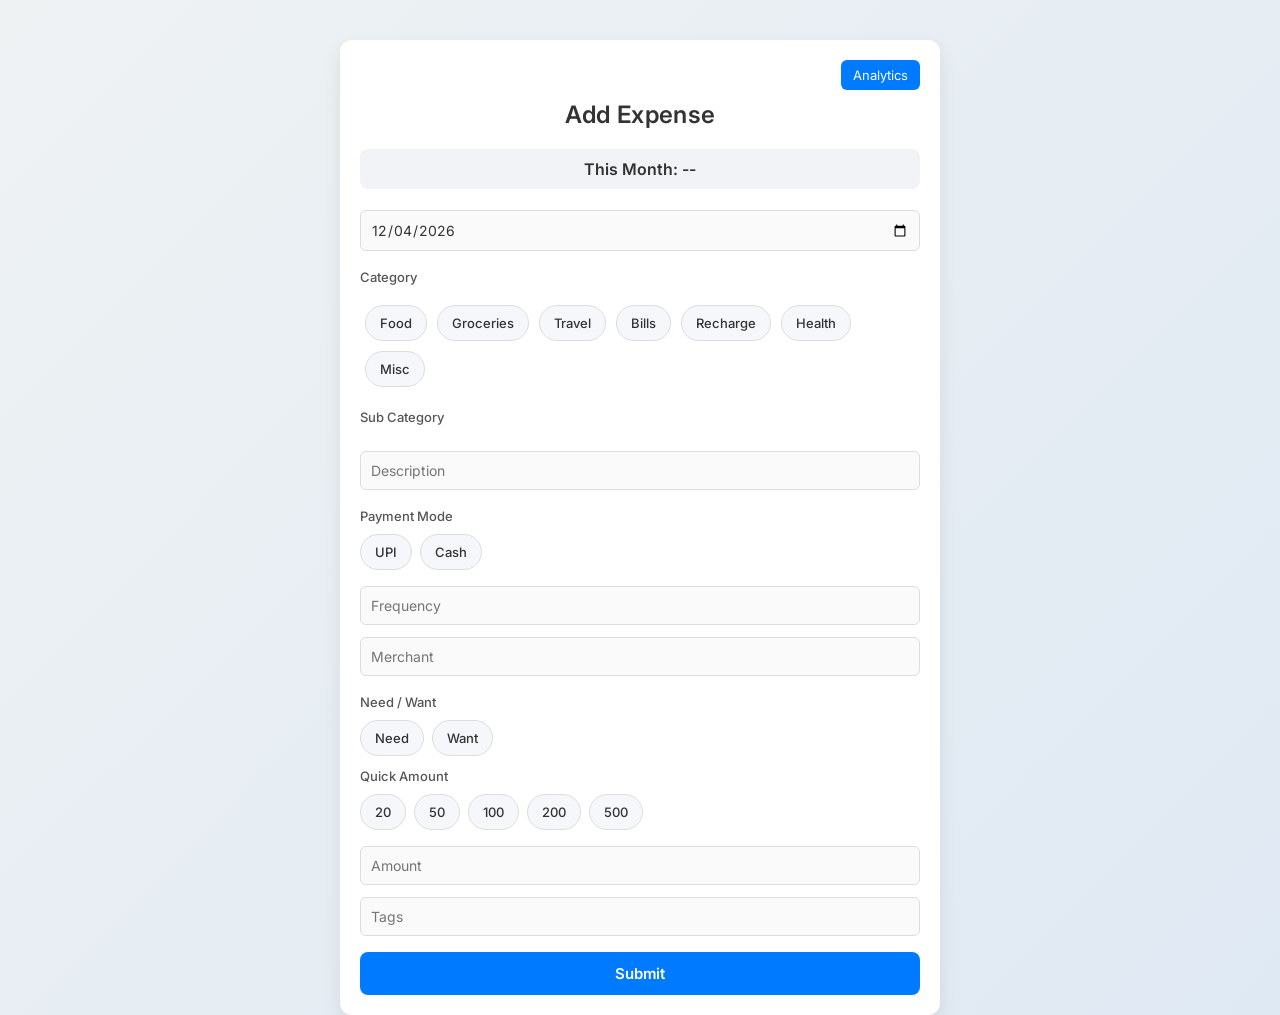
<file: index.html>
<!DOCTYPE html>
<html>

<head>
<meta name="viewport" content="width=device-width, initial-scale=1.0">
<title>Finance Tracker</title>

<link rel="stylesheet" href="style.css">
<link href="https://fonts.googleapis.com/css2?family=Inter:wght@400;500;600&display=swap" rel="stylesheet">

</head>

<body>

<div class="container">

<div class="top-nav">
<a href="analytics.html" class="nav-btn">Analytics</a>
</div>

<h2>Add Expense</h2>

<!-- MONTHLY TOTAL -->
<div id="monthlyTotal" class="monthly-box">This Month: Loading...</div>

<form id="expenseForm">

<input type="date" id="date" required>

<!-- CATEGORY -->
<label>Category</label>
<div class="button-group category-scroll">
<button type="button" class="category-btn toggle-btn" data-value="Food">Food</button>
<button type="button" class="category-btn toggle-btn" data-value="Groceries">Groceries</button>
<button type="button" class="category-btn toggle-btn" data-value="Travel">Travel</button>
<button type="button" class="category-btn toggle-btn" data-value="Bills">Bills</button>
<button type="button" class="category-btn toggle-btn" data-value="Recharge">Recharge</button>
<button type="button" class="category-btn toggle-btn" data-value="Health">Health</button>
<button type="button" class="category-btn toggle-btn" data-value="Misc">Misc</button>
</div>

<!-- SUBCATEGORY -->
<label>Sub Category</label>
<div id="subcategoryContainer" class="button-group"></div>
<input type="text" id="subcategoryInput" placeholder="Enter Sub Category" style="display:none;">

<input type="text" id="description" placeholder="Description">

<!-- PAYMENT -->
<label>Payment Mode</label>
<div class="button-group">
<button type="button" class="payment-btn toggle-btn" data-value="UPI">UPI</button>
<button type="button" class="payment-btn toggle-btn" data-value="Cash">Cash</button>
</div>

<input type="text" id="frequency" placeholder="Frequency">
<input type="text" id="merchant" placeholder="Merchant">

<!-- NEED/WANT -->
<label>Need / Want</label>
<div class="button-group">
<button type="button" class="need-btn toggle-btn" data-value="Need">Need</button>
<button type="button" class="need-btn toggle-btn" data-value="Want">Want</button>
</div>

<!-- QUICK AMOUNT -->
<label>Quick Amount</label>
<div class="button-group">
<button type="button" class="amount-btn toggle-btn">20</button>
<button type="button" class="amount-btn toggle-btn">50</button>
<button type="button" class="amount-btn toggle-btn">100</button>
<button type="button" class="amount-btn toggle-btn">200</button>
<button type="button" class="amount-btn toggle-btn">500</button>
</div>

<input type="number" id="amount" placeholder="Amount" required>

<input type="text" id="tags" placeholder="Tags">

<button type="submit" class="submit-btn">Submit</button>

</form>

</div>

<script src="script.js"></script>

</body>
</html>
</file>
<file: style.css>
/* RESET + FONT */

*{
box-sizing:border-box;
margin:0;
padding:0;
font-family: 'Inter', sans-serif;
}


/* BACKGROUND (SOFT GREY/BLUE) */

body{

background: linear-gradient(135deg, #eef2f3, #dfe9f3);
min-height:100vh;

}


/* CONTAINER (CLEAN CARD) */

.container{

max-width:500px;
margin:auto;
margin-top:40px;
padding:20px;

background:white;

border-radius:12px;

box-shadow: 0 8px 20px rgba(0,0,0,0.08);

color:#333;

}


/* HEADING */

h2{

text-align:center;
margin-bottom:20px;

font-weight:600;
letter-spacing:0.3px;

color:#333;

}


/* LABEL */

label{

display:block;
margin-top:12px;
margin-bottom:5px;

font-size:13px;
font-weight:500;

color:#555;

}


/* INPUTS */

input{

width:100%;
padding:10px;
margin:6px 0;

border:1px solid #ddd;
border-radius:6px;

background:#fafafa;

color:#333;
font-size:14px;

outline:none;

}


/* INPUT FOCUS */

input:focus{

border-color:#007BFF;
box-shadow: 0 0 0 2px rgba(0,123,255,0.2);

}


/* BUTTON GROUP */

.button-group{

display:flex;
flex-wrap:wrap;
gap:8px;
margin:10px 0;

}


/* CATEGORY SCROLL (MOBILE FRIENDLY) */

.category-scroll{

display:flex;
gap:10px;

overflow-x:auto;
padding:10px 5px;

scroll-behavior:smooth;

}

.category-scroll::-webkit-scrollbar{
display:none;
}


/* PREMIUM BUTTONS */

.toggle-btn{

flex:0 0 auto;

padding:9px 14px;

border:1px solid #ddd;
border-radius:20px;

background:#f5f7fa;
color:#333;

font-size:13px;
font-weight:500;

cursor:pointer;

transition: all 0.2s ease;

}


/* ACTIVE BUTTON */

.toggle-btn.active{

background:#007BFF;
color:white;

border-color:#007BFF;

box-shadow: 0 3px 10px rgba(0,123,255,0.25);

transform: scale(1.05);

}


/* CLICK EFFECT */

.toggle-btn:active{

transform: scale(0.95);

}


/* SUBMIT BUTTON */

.submit-btn{

width:100%;
padding:12px;
margin-top:10px;

border:none;
border-radius:8px;

background:#007BFF;
color:white;

font-size:15px;
font-weight:600;

cursor:pointer;

transition:0.2s;

}

.submit-btn:hover{

background:#0056b3;

}

.submit-btn:active{

transform: scale(0.98);

}


/* NAVIGATION */

.top-nav{

display:flex;
justify-content:flex-end;
margin-bottom:10px;

}

.nav-btn{

text-decoration:none;

background:#007BFF;
color:white;

padding:7px 12px;

border-radius:6px;

font-size:13px;

transition:0.2s;

}

.nav-btn:hover{

background:#0056b3;

}


/* CHART WRAPPER */

.chart-wrapper{

width:100%;
max-width:1000px;
margin:auto;
padding:10px;

}


/* CHART CONTAINER */

.chart-container{

position:relative;
width:100%;
height:500px;
margin:auto;

}


/* DESKTOP */

@media (min-width:900px){

.container{
max-width:600px;
}

.chart-container{
max-width:900px;
height:450px;
}

}


/* TABLET */

@media (max-width:900px){

.chart-container{
height:550px;
}

}


/* MOBILE */

@media (max-width:600px){

.container{
margin:15px;
padding:15px;
}

.chart-container{
height:700px;
padding:10px;
}

}

.subtitle{
text-align:center;
font-size:13px;
color:#777;
margin-top:-10px;
margin-bottom:15px;
}
.subcategory-btn{
margin-top:5px;
}

.monthly-box{

background:#f1f3f6;
padding:10px;
border-radius:8px;
text-align:center;
margin-bottom:15px;
font-weight:600;

}
</file>
